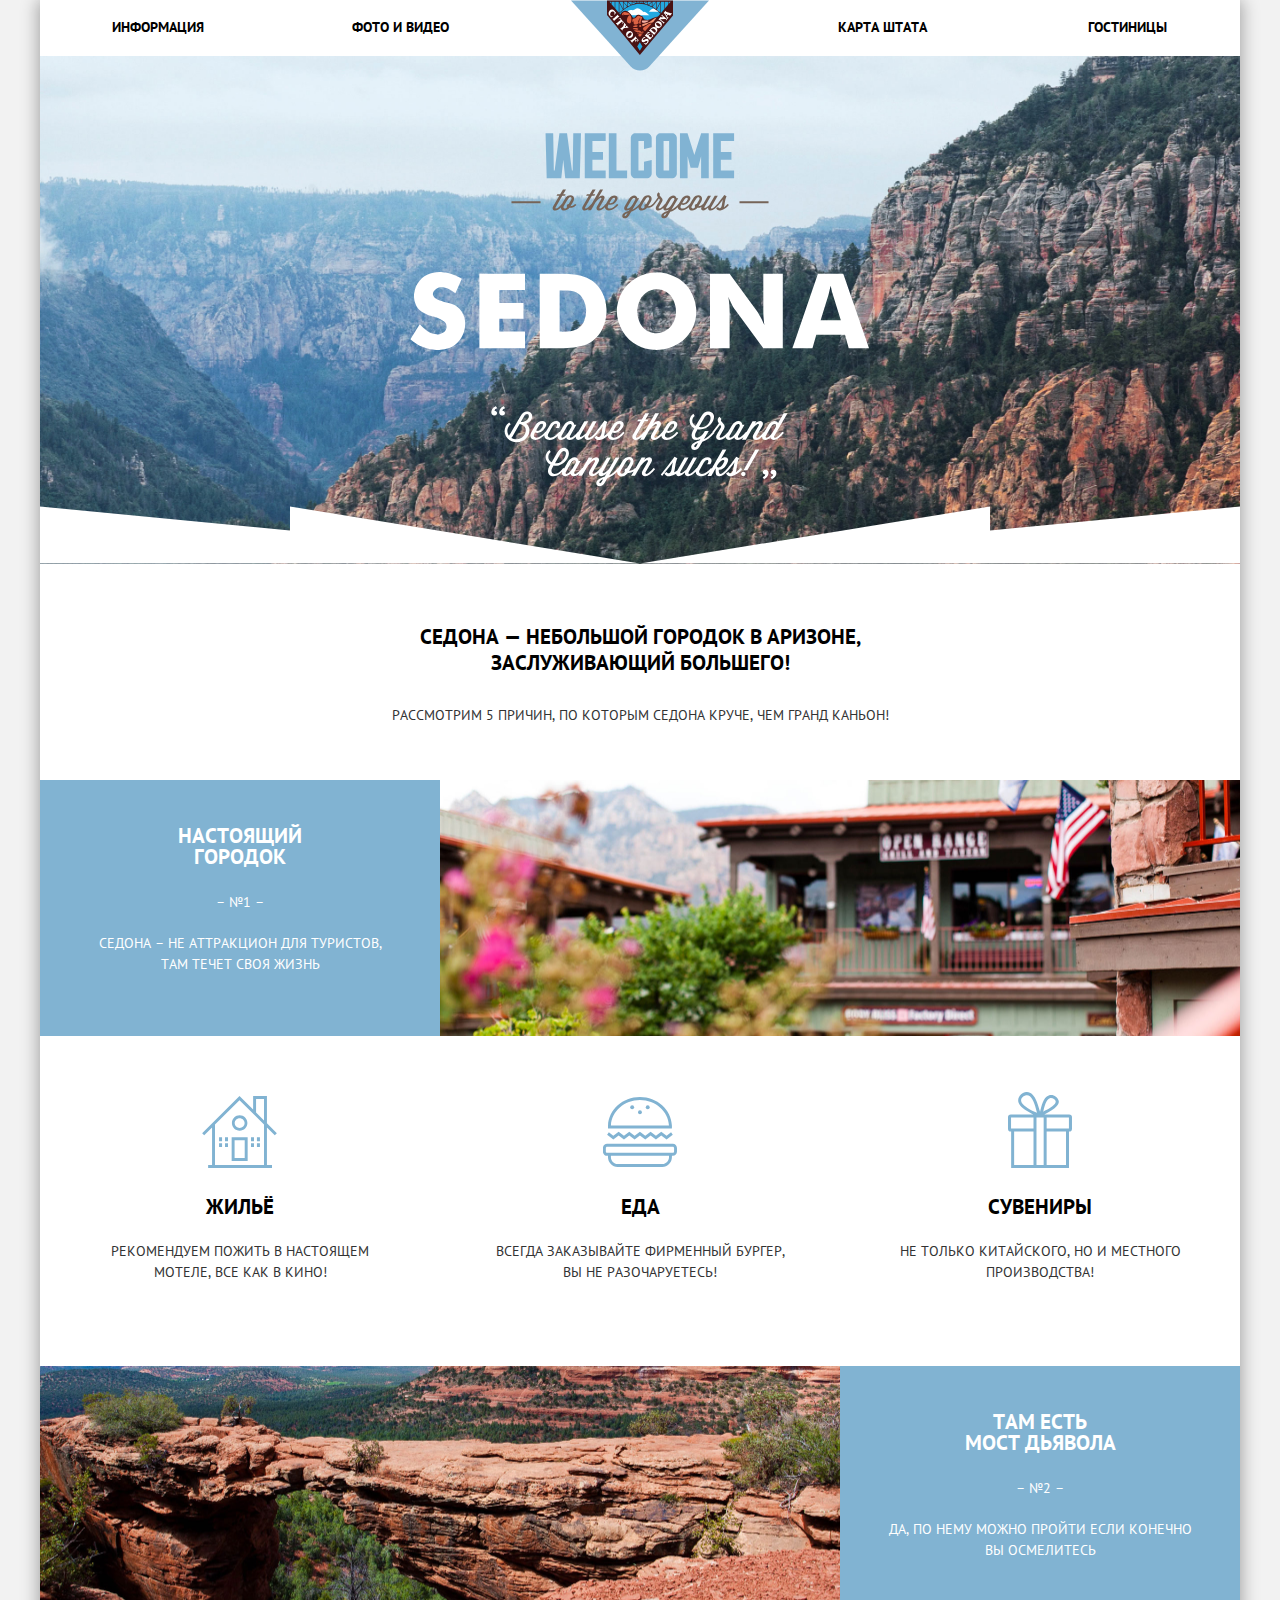
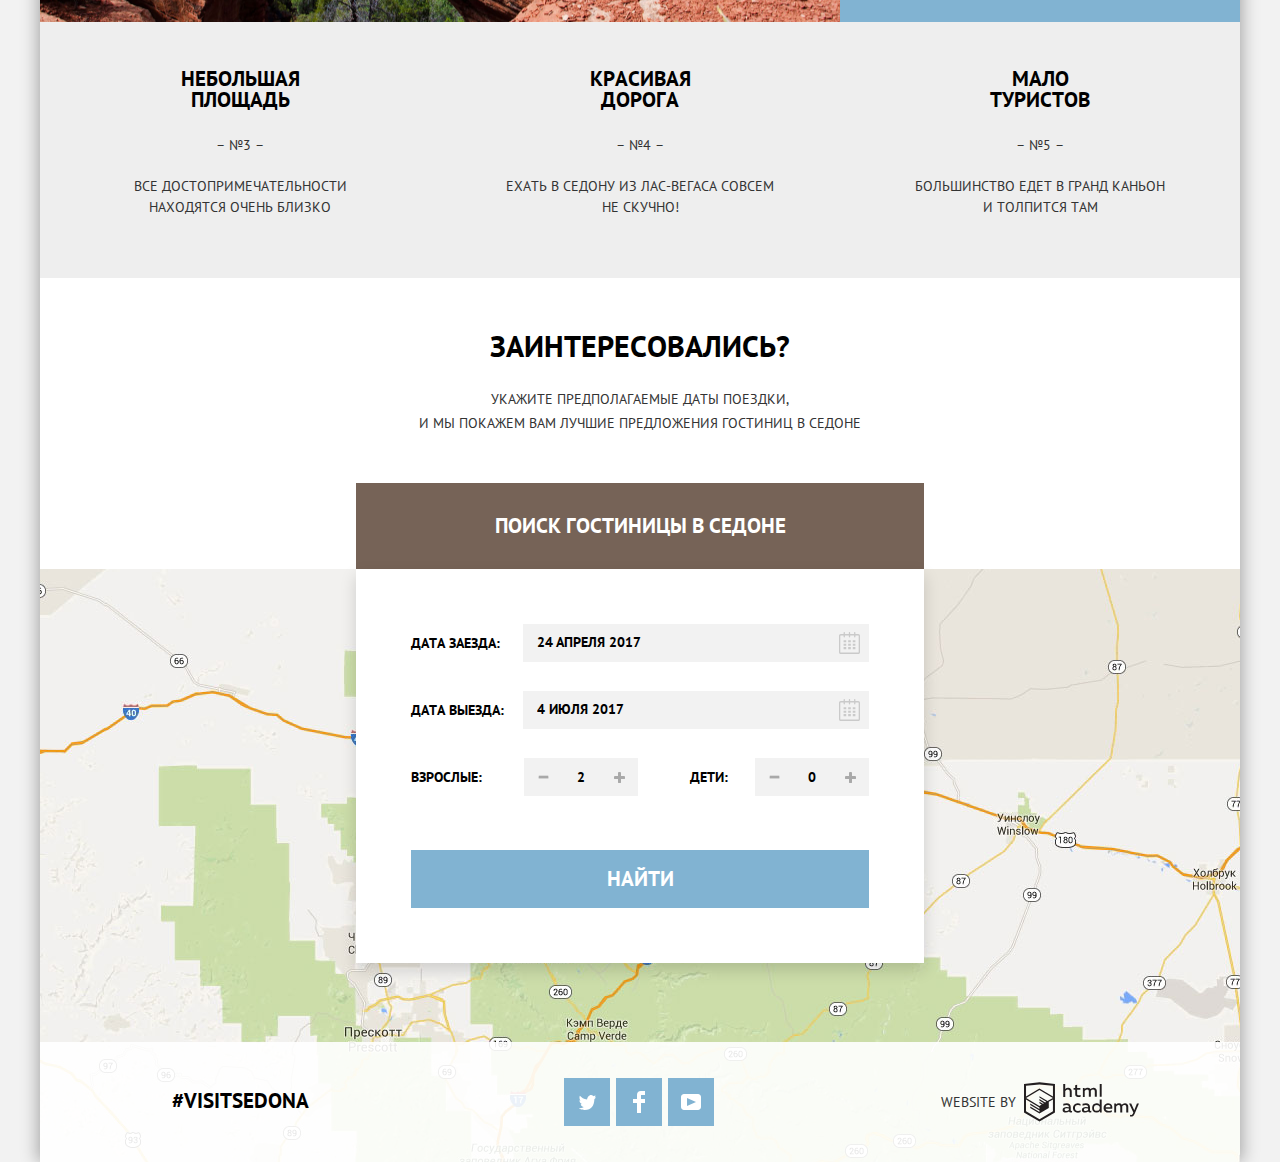
<file: index.html>
<!DOCTYPE html>
<html lang="ru">
	<head>
		<meta charset="utf-8">
		<title>HTML Academy: Седона</title>
		<link href="https://fonts.googleapis.com/css?family=PT+Sans:400,700&amp;subset=cyrillic" rel="stylesheet">
		<link href="css/normalize.css" rel="stylesheet">
		<link href="css/style.css" rel="stylesheet">
	</head>
	<body>
		<div class="wrap">
			<header class="main_header">
				<nav class="main_navigation">
					<a class="main_header_logo">
						<img src="img/logo-sedona.svg" width="138" height="71" alt="Логотип City of Sedona">
					</a>
					<ul class="site_navigation">
						<li><a href="info.html">Информация</a></li>
						<li><a href="#">Фото и видео</a></li>
						<li><a href="#">Карта штата</a></li>
						<li><a href="inner.html">Гостиницы</a></li>
					</ul>
				</nav>
			</header>
			<main class="container">
				<h1 class="visually_hidden">Sedona</h1>
				<section class="welcom">
					<p class="visually_hidden">Welcom -to the gorgeous- Sedona "Because the Grand Canyon sucks!"</p>
				</section>
				<section class="reason">
					<h2 class="visually_hidden">Причины посетить Седону</h2>
					<div class="head_reason">
						<p class="text_big">Седона &mdash; небольшой городок в аризоне, заслуживающий большего!</p>
						<p class="text_small">Рассмотрим 5 причин, по которым Седона круче, чем Гранд Каньон!</p>
					</div>
					<ul class="reason_list">
						<li class="reason_item reason_item_long">
							<div class="reason_item_motive">
								<div class="feature">
									<h3 class="text_big">Настоящий городок</h3>
									<p class="text_small number">– №1 –</p>
									<p class="text_small">Седона – не аттракцион для туристов, там течет своя жизнь</p>
								</div>
							</div>
							<ul class="infrastructure">
								<li class="feature infrastructure_feature">
									<h4 class="text_big housing">Жильё</h4>
									<p class="text_small">Рекомендуем пожить в настоящем мотеле, все как в кино!</p>
								</li>
								<li class="feature infrastructure_feature">
									<h4 class="text_big food">Еда</h4>
									<p class="text_small">Всегда заказывайте фирменный бургер, вы не разочаруетесь!</p>
								</li>
								<li class="feature infrastructure_feature">
									<h4 class="text_big souvenirs">Сувениры</h4>
									<p class="text_small">Не только китайского, но и местного производства!</p>
								</li>
							</ul>
						</li>
						<li class="reason_item reason_item_long">
							<div class="reason_item_motive motive_reverse">
								<div class="feature">
									<h3 class="text_big">Там есть<br/>мост дьявола</h3>
									<p class="text_small number">– №2 –</p>
									<p class="text_small">Да, по нему можно пройти если конечно вы осмелитесь</p>
								</div>
							</div>
						</li>
						<li class="reason_item feature gray_block">
							<h3 class="text_big">Небольшая площадь</h3>
							<p class="text_small number">– №3 –</p>
							<p class="text_small">Все достопримечательности находятся очень близко</p>
						</li>
						<li class="reason_item feature gray_block">
							<h3 class="text_big">Красивая дорога</h3>
							<p class="text_small number">– №4 –</p>
							<p class="text_small">Ехать в Седону из Лас-Вегаса совсем не скучно!</p>
						</li>
						<li class="reason_item feature gray_block">
							<h3 class="text_big">Мало туристов</h3>
							<p class="text_small number">– №5 –</p>
							<p class="text_small">Большинство едет в Гранд Каньон и толпится там</p>
						</li>
					</ul>
				</section>
				<section class="hotel_search">
					<h2 class="visually_hidden">Поиск гостиницы в Седоне</h2>
					<p class="text_grand">Заинтересовались?</p>
					<p class="text_small">Укажите предполагаемые даты поездки,<br/>и мы покажем вам лучшие предложения гостиниц в Седоне</p>
					<button class="modal_close" type="button">Поиск гостиницы в Седоне</button>
					<form class="search_hotel_form" action="https://echo.htmlacademy.ru" method="post">
						<div class="search_hotel_item">
							<label for="search_hotel_date_arrival">Дата заезда:</label>
							<input id="search_hotel_date_arrival" type="text" name="date_arrival" value="24 апреля 2017">
							<button class="calendar" type="button" name="img_date_arrival">
								<svg xmlns="http://www.w3.org/2000/svg" width="21" height="22" viewBox="0 0 21 22">
									<path d="M19.251 2.025h-2.845V.648c0-.381-.294-.689-.656-.689-.363 0-.656.308-.656.689v1.377h-3.938V.648c0-.381-.294-.689-.655-.689-.363 0-.657.308-.657.689v1.377H5.906V.648c0-.381-.294-.689-.656-.689-.363 0-.657.308-.657.689v1.377H1.75C.784 2.025 0 2.847 0 3.862v16.302C0 21.179.784 22 1.75 22h17.501c.966 0 1.749-.821 1.749-1.836V3.862c0-1.015-.783-1.837-1.749-1.837zm.437 18.139a.448.448 0 0 1-.437.459H1.75a.45.45 0 0 1-.438-.459V3.862a.45.45 0 0 1 .438-.459h2.844v1.378c0 .381.294.689.657.689.362 0 .656-.308.656-.689V3.403h3.938v1.378c0 .381.294.689.657.689.361 0 .655-.308.655-.689V3.403h3.938v1.378c0 .381.293.689.656.689.362 0 .656-.308.656-.689V3.403h2.845c.241 0 .437.206.437.459v16.302z"></path>
									<path d="M4.594 8.225h2.625v2.066H4.594zM4.594 11.668h2.625v2.067H4.594zM4.594 15.112h2.625v2.066H4.594zM9.188 15.112h2.625v2.066H9.188zM9.188 11.668h2.625v2.067H9.188zM9.188 8.225h2.625v2.066H9.188zM13.781 15.112h2.625v2.066h-2.625zM13.781 11.668h2.625v2.067h-2.625zM13.781 8.225h2.625v2.066h-2.625z"></path>
								</svg>
							</button>
						</div>
						<div class="search_hotel_item">
							<label for="search_hotel_date_departure">Дата выезда:</label>
							<input id="search_hotel_date_departure" type="text" name="date_departure" value="4 июля 2017">
							<button class="calendar" type="button" name="img_date_departure">
							<svg xmlns="http://www.w3.org/2000/svg" width="21" height="22" viewBox="0 0 21 22">
									<path d="M19.251 2.025h-2.845V.648c0-.381-.294-.689-.656-.689-.363 0-.656.308-.656.689v1.377h-3.938V.648c0-.381-.294-.689-.655-.689-.363 0-.657.308-.657.689v1.377H5.906V.648c0-.381-.294-.689-.656-.689-.363 0-.657.308-.657.689v1.377H1.75C.784 2.025 0 2.847 0 3.862v16.302C0 21.179.784 22 1.75 22h17.501c.966 0 1.749-.821 1.749-1.836V3.862c0-1.015-.783-1.837-1.749-1.837zm.437 18.139a.448.448 0 0 1-.437.459H1.75a.45.45 0 0 1-.438-.459V3.862a.45.45 0 0 1 .438-.459h2.844v1.378c0 .381.294.689.657.689.362 0 .656-.308.656-.689V3.403h3.938v1.378c0 .381.294.689.657.689.361 0 .655-.308.655-.689V3.403h3.938v1.378c0 .381.293.689.656.689.362 0 .656-.308.656-.689V3.403h2.845c.241 0 .437.206.437.459v16.302z"></path>
									<path d="M4.594 8.225h2.625v2.066H4.594zM4.594 11.668h2.625v2.067H4.594zM4.594 15.112h2.625v2.066H4.594zM9.188 15.112h2.625v2.066H9.188zM9.188 11.668h2.625v2.067H9.188zM9.188 8.225h2.625v2.066H9.188zM13.781 15.112h2.625v2.066h-2.625zM13.781 11.668h2.625v2.067h-2.625zM13.781 8.225h2.625v2.066h-2.625z"></path>
								</svg>
							</button>
						</div>
						<div class="search_hotel_item">
							<label for="number_adults" class="search_hotel_number_adults">Взрослые:</label>
							<div class="number_persons">
								<button class="minus" type="button"></button>
								<input id="number_adults" type="text" name="number_adults" value="2">
								<button class="plus" type="button"></button>
							</div>
							<label for="number_children" class="search_hotel_number_children">Дети:</label>
							<div class="number_persons">
								<button class="minus" type="button"></button>
								<input  id="number_children" type="text" name="number_children" value="0">
								<button class="plus" type="button"></button>
							</div>
						</div>
						<button class="button" type="submit">Найти</button>
					</form>
				</section>
				<div class="maps">
					<p class="visually_hidden">Седона на карте</p>
				</div>
			</main>
			<footer class="main_footer">
				<p class="text_big">#visitsedona</p>
				<ul class="footer_social">
					<li>
						<a class="social_button" href="#">
							<span class="visually_hidden">Твитер</span>
							<svg xmlns="http://www.w3.org/2000/svg" xmlns:xlink="http://www.w3.org/1999/xlink" width="17" height="15" viewBox="0 0 17 15">
								<path fill="#FFF" d="M10.95.144c1.685-.496 2.984.27 3.577 1.179.673-.231 1.331-.481 2.011-.708a2.345 2.345 0 0 1-.857 1.768c.685.17 1.304-.491 1.304-.491-.169 1-1.006 1.788-1.563 2.024-.231 6.75-3.175 11.217-10.077 11.082h-.446c-.41 0-4.164-.46-4.898-1.887 2.271.196 3.893-.422 4.693-1.177-.96-.3-2.679-.477-2.979-2.95.349.106.564.228 1.19.119C1.705 8.247.374 7.53.448 5.33c.285.328 1.067.536 1.34.472C1.085 5.561-.182 2.442.894.85c1.818 1.854 3.735 3.606 7.152 3.773C8.254 2.33 9.183.793 10.95.144z"></path>
							</svg>
						</a>
					</li>
					<li>
						<a class="social_button" href="#">
							<span class="visually_hidden">Фейсбук</span>
							<svg xmlns="http://www.w3.org/2000/svg" width="12" height="22" viewBox="0 0 12 22">
								<path fill="#FFF" d="M12 4V0H8a4 4 0 0 0-4 4v4H0v4h4v10h4V12h4V8H8V4h4z"></path>
							</svg>
						</a>
					</li>
					<li>
						<a class="social_button" href="#">
							<span class="visually_hidden">YouTube</span>
							<svg xmlns="http://www.w3.org/2000/svg" xmlns:xlink="http://www.w3.org/1999/xlink" width="20" height="16" viewBox="0 0 20 16">
								<path fill="#FFF" d="M17 0H3C1.35 0 0 1.35 0 3v10c0 1.65 1.35 3 3 3h14c1.65 0 3-1.35 3-3V3c0-1.65-1.35-3-3-3zM6.027 11.998V4.002L15.014 8l-8.987 3.998z"></path>
							</svg>
						</a>
					</li>
				</ul>
				<p class="footer_copyright">
					<span class="text_small">website by</span>
					<a class="button" href="https://htmlacademy.ru/intensive/htmlcss">
						<svg id="Layer_1" data-name="Layer 1" xmlns="http://www.w3.org/2000/svg" width="115" height="42" viewBox="0 0 108.08 36.85">
							<title>logo-htmlacademy-small1</title>
							<path d="M44.61,26.88a2,2,0,0,0,.55-0.1v1.33a3.25,3.25,0,0,1-1.18.21,1.67,1.67,0,0,1-1.67-1,4.84,4.84,0,0,1-3.14,1.08c-1.51,0-2.91-.83-2.91-2.55,0-2.13,2-2.79,3.71-2.79a11.08,11.08,0,0,1,2.17.25v-0.3c0-1-.76-1.77-2.19-1.77a7.42,7.42,0,0,0-3,.64v-1.7a10.21,10.21,0,0,1,3.19-.55c2.36,0,3.81,1.12,3.81,3.65v3a0.54,0.54,0,0,0,.49.59h0.17Zm-6.44-1.13A1.35,1.35,0,0,0,39.63,27h0.11a3.39,3.39,0,0,0,2.41-1V24.58a9.72,9.72,0,0,0-1.81-.21c-1,0-2.16.33-2.16,1.38h0Zm12.36-6.11a5,5,0,0,1,2.57.64V22a4.08,4.08,0,0,0-2.3-.7,2.75,2.75,0,1,0,0,5.49,5,5,0,0,0,2.43-.64v1.71a6.27,6.27,0,0,1-2.76.57A4.21,4.21,0,0,1,46,24.51q0-.21,0-0.41a4.32,4.32,0,0,1,4.18-4.46h0.38Zm12.17,7.24a2,2,0,0,0,.55-0.1v1.33a3.25,3.25,0,0,1-1.18.21,1.67,1.67,0,0,1-1.67-1,4.84,4.84,0,0,1-3.14,1.08c-1.51,0-2.91-.83-2.91-2.55,0-2.13,2-2.79,3.71-2.79a11.08,11.08,0,0,1,2.17.25v-0.3c0-1-.76-1.77-2.19-1.77a7.42,7.42,0,0,0-3,.64v-1.7a10.21,10.21,0,0,1,3.19-.55c2.36,0,3.81,1.12,3.81,3.65v3a0.54,0.54,0,0,0,.49.59h0.17Zm-6.44-1.13A1.35,1.35,0,0,0,57.73,27h0.11a3.39,3.39,0,0,0,2.41-1V24.58a9.72,9.72,0,0,0-1.81-.21c-1.06,0-2.16.33-2.16,1.38h0ZM73,16V28.2H71.35V26.88a3.88,3.88,0,0,1-3.19,1.54,4.4,4.4,0,0,1,0-8.78,3.81,3.81,0,0,1,3,1.3V16H73Zm-4.53,5.22a2.76,2.76,0,1,0,0,5.52A2.86,2.86,0,0,0,71.15,25V23A2.91,2.91,0,0,0,68.49,21.27ZM79,19.64c3.31,0,4.46,2.68,3.92,5.09H76.7c0.21,1.5,1.67,2.11,3.19,2.11a6.11,6.11,0,0,0,2.64-.59v1.6a7.14,7.14,0,0,1-3,.57C77,28.42,74.78,27,74.78,24a4.18,4.18,0,0,1,4-4.39H79Zm0.09,1.54a2.28,2.28,0,0,0-2.44,2.1v0.06H81.3A2,2,0,0,0,79.13,21.18Zm5.73,7V19.87h1.65v1a3.81,3.81,0,0,1,2.78-1.27A2.86,2.86,0,0,1,91.89,21a4.12,4.12,0,0,1,2.91-1.33A3.06,3.06,0,0,1,98,23V28.2h-1.9V23.05a1.59,1.59,0,0,0-1.42-1.75H94.42a2.8,2.8,0,0,0-2.07,1.12V28.2h-1.9V23.05A1.59,1.59,0,0,0,89,21.31H88.8a3,3,0,0,0-2.21,1.29v5.63H84.86Zm21.31-8.33h1.9l-3.91,9.46c-0.9,2.17-2.09,2.86-3.35,2.86a4.76,4.76,0,0,1-1.1-.14V30.46a2.86,2.86,0,0,0,.85.12c0.9,0,1.58-.64,2.07-1.9l0.17-.42-4-8.4h2l2.86,6.29ZM38.73,1.46V6.22a3.81,3.81,0,0,1,2.7-1.14,3.25,3.25,0,0,1,3.44,3.4v5.15H43V8.72a1.81,1.81,0,0,0-1.61-2h-0.3a2.93,2.93,0,0,0-2.32,1.39v5.52h-1.9V1.46h1.9ZM49.94,2.31v3h3V6.91h-3v3.81c0,1.1.5,1.46,1.58,1.46a4.49,4.49,0,0,0,1.69-.33v1.6A6.8,6.8,0,0,1,51,13.8a2.55,2.55,0,0,1-2.86-2.74V6.89H46.58V5.26h1.5V2.74Zm5.4,11.31V5.28H57v1A3.81,3.81,0,0,1,59.77,5a2.86,2.86,0,0,1,2.6,1.33A4.12,4.12,0,0,1,65.28,5,3.06,3.06,0,0,1,68.44,8.4v5.21h-1.9V8.46a1.59,1.59,0,0,0-1.42-1.75H64.89a2.8,2.8,0,0,0-2.07,1.12v5.78h-1.9V8.46A1.59,1.59,0,0,0,59.5,6.71H59.27A3,3,0,0,0,57.06,8v5.63H55.34ZM71.17,1.45H73V13.6H71.17V1.45ZM14.71,0H14.55L0,1.54V28.21l14.55,8.66,14.55-8.66V1.54Zm12.5,27.1L14.55,34.64,1.9,27.12V16.18l12.59,7.5V25L5.86,19.9v1.31l8.68,5.21v1.39L5.87,22.65V24l8.68,5.21,8.75-5.24V18.31L27.2,16V27.12Zm0-12.53-3.48,2-1.6,1L14.51,13v1.31L21,18.23H21l-0.14.09-1,.54-5.37-3.2V17l4.24,2.52-1,.67-3.2-1.9v1.31l2.1,1.24L14.5,22.1,2,14.65,14.51,7.11Zm0-1.32L14.49,5.76,1.91,13.25v-10L14.56,1.92,27.21,3.25v10h0Z" transform="translate(0 -0.02)" fill="#231f20"></path>
						</svg>
					</a>
				</p>
			</footer>
		</div>
	</body>
</html>
</file>
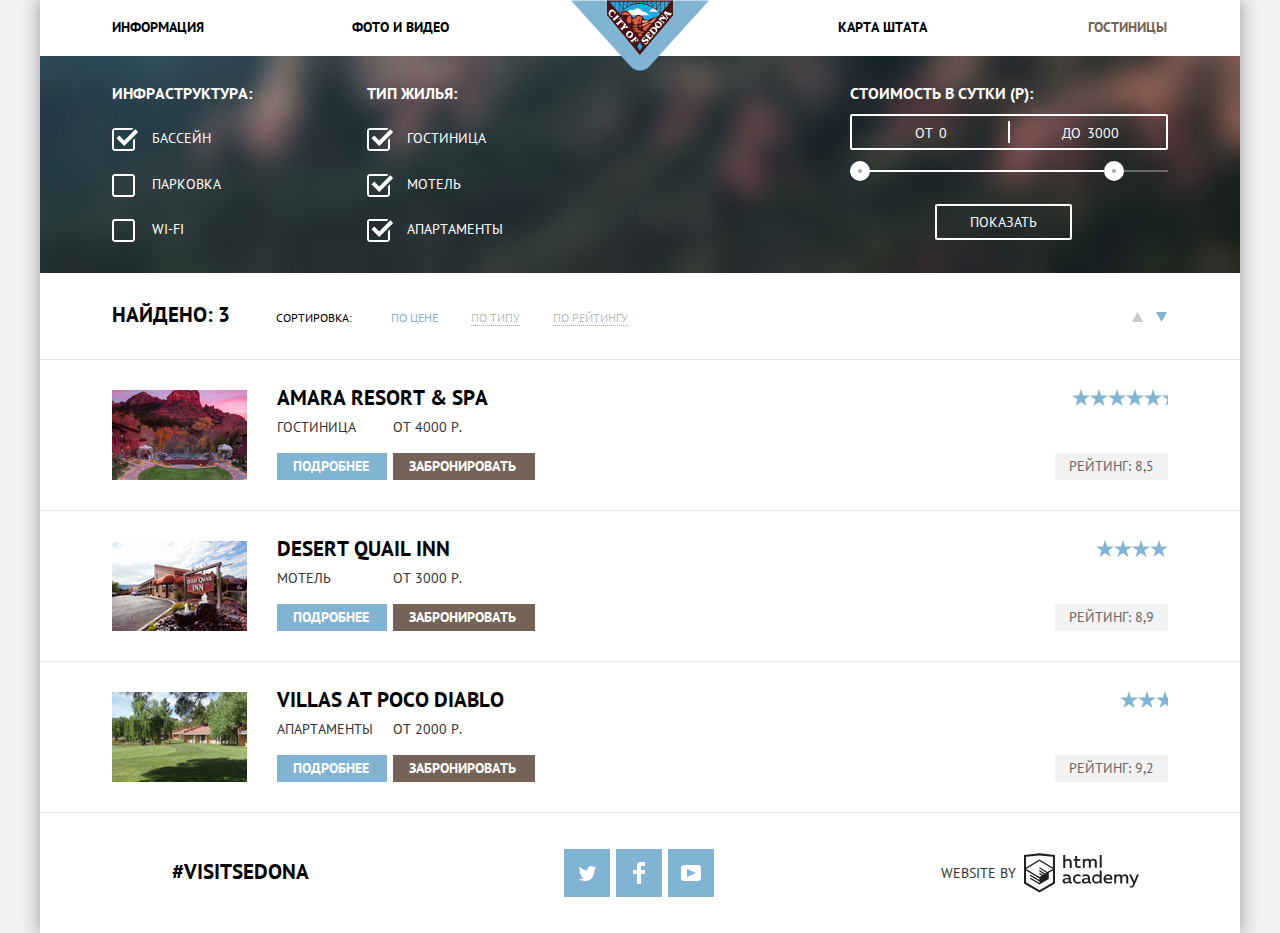
<file: inner.html>
<!DOCTYPE html>
<html lang="ru">
	<head>
		<meta charset="utf-8">
		<title>HTML Academy: Седона</title>
		<link href="https://fonts.googleapis.com/css?family=PT+Sans:400,700&amp;subset=cyrillic" rel="stylesheet">
		<link href="css/normalize.css" rel="stylesheet">
		<link href="css/style.css" rel="stylesheet">
	</head>
	<body>
		<div class="wrap">
			<header class="main_header">
				<nav class="main_navigation">
					<a class="main_header_logo" href="index.html">
						<img src="img/logo-sedona.svg" width="138" height="71" alt="Логотип City of Sedona">
					</a>
					<ul class="site_navigation">
						<li><a href="info.html">Информация</a></li>
						<li><a href="#">Фото и видео</a></li>
						<li><a href="#">Карта штата</a></li>
						<li><a class="site_navigation_current">Гостиницы</a></li>
					</ul>
				</nav>
			</header>
			<main class="container">
				<section class="filters">
					<h2 class="visually_hidden">Фильтр</h2>
					<form class="filter" method="get" action="https://echo.htmlacademy.ru">
						<fieldset>
							<legend>Инфраструктура:</legend>
							<ul>
								<li class="filter-option">
									<input class="visually_hidden filter_input filter_input_checkbox" type="checkbox" name="pool" id="filter_pool" checked>
									<label for="filter_pool">Бассейн</label>
								</li>
								<li class="filter-option">
									<input class="visually_hidden filter_input filter_input_checkbox" type="checkbox" name="parking" id="filter_parking">
									<label for="filter_parking">Парковка</label>
								</li>
								<li class="filter-option">
									<input class="visually_hidden filter_input filter_input_checkbox" type="checkbox" name="wifi" id="filter_wifi">
									<label for="filter_wifi">Wi-Fi</label>
								</li>
							</ul>
						</fieldset>
						<fieldset>
							<legend>Тип жилья:</legend>
							<ul>
								<li class="filter-option">
									<input class="visually_hidden filter_input filter_input_checkbox" type="checkbox" name="hotel" id="filter_hotel" checked>
									<label for="filter_hotel">Гостиница</label>
								</li>
								<li class="filter-option">
									<input class="visually_hidden filter_input filter_input_checkbox" type="checkbox" name="motel" id="filter_motel" checked>
									<label for="filter_motel">Мотель</label>
								</li>
								<li class="filter-option">
									<input class="visually_hidden filter_input filter_input_checkbox" type="checkbox" name="apartment" id="filter_apartment" checked>
									<label for="filter_apartment">Апартаменты</label>
								</li>
							</ul>
						</fieldset>
						<fieldset class="price_per_day">
							<legend>Стоимость в сутки (Р):</legend>
							<div class="filter_price">
								<label class="filter_price_from">От <input type="text" name="price_from" value="0"></label>
								<label class="filter_price_to">До <input type="text" name="price_to" value="3000"></label>
							</div>
							<div class="cost_range">
								<div class="scale">
									<div class="bar"></div>
								</div>
								<div class="range_toggle range_toggle_min"></div>
								<div class="range_toggle range_toggle_max"></div>
							</div>
							<button type="submit" class="filter_button button">Показать</button>
						</fieldset>
					</form>
				</section>
				<section class="sort">
					<h2 class="visually_hidden">Сортировка</h2>
					<p class="found">Найдено: <span>3</span></p>
					<div class="sort_type">
						<span class="text_low">Сортировка:</span>
						<a class="text_sort" href="#">По цене</a>
						<a class="text_sort" href="#">По типу</a>
						<a class="text_sort" href="#">По рейтингу</a>
					</div>
					<div class="sorter">
						<a class="sorter_no_active">
							<svg xmlns="http://www.w3.org/2000/svg" width="11" height="10" viewBox="0 0 11 10">
								<path fill="#cacaca" d="M5.5 0L0 10h11z"></path>
							</svg>
						</a>
						<a class="sorter_active">
							<svg xmlns="http://www.w3.org/2000/svg" width="11" height="10" viewBox="0 0 11 10">
								<path fill="#cacaca" d="M5.5 10L0 0h11"></path>
							</svg>
						</a>
					</div>
				</section>
				<section class="catalog">
					<h2 class="visually_hidden">Подходящие отели</h2>
					<ul class="catalog_list">
						<li class="catalog_item hotel">
							<a class="hotel_info_img" href="Amara_Resort_Spa.html">
								<img src="img/img_amara_resort_spa.jpg" width="135" height="90" alt="Amara Resort & Spa">
							</a>
							<div class="holel_brief_info">
								<h3 class="hotel_name">
									<a href="Amara_Resort_Spa.html">Amara Resort & Spa</a>
								</h3>
								<p class="hotel_info">
									<span class="hotel_type">Гостиница</span>
									<span class="hotel_price">от 4000 р.</span>
								</p>
								<p class="hotel_info">
									<a class="button detailed" href="#">Подробнее</a>
									<a class="button book" href="#">Забронировать</a>
								</p>
							</div>	
							<div class="hotel_rating">
								<p class="holet_rating_stars stars_4"><span class="visually_hidden">4 звезды</span></p>
								<p class="hotel_rating_text">Рейтинг: <span class="hotel_rating_value">8,5</span></p>
							</div>
						</li>
						<li class="catalog_item hotel">
							<a class="hotel_info_img" href="Desert_Quail_Inn.html">
								<img src="img/img_desert_quail_inn.jpg" width="135" height="90" alt="Amara Resort & Spa">
							</a>
							<div class="holel_brief_info">
								<h3 class="hotel_name">
									<a href="Desert_Quail_Inn.html">Desert Quail Inn</a>
								</h3>
								<p class="hotel_info">
									<span class="hotel_type">Мотель</span>
									<span class="hotel_price">от 3000 р.</span>
								</p>
								<p class="hotel_info">
									<a class="button detailed" href="#">Подробнее</a>
									<a class="button book" href="#">Забронировать</a>
								</p>
							</div>	
							<div class="hotel_rating">
								<p class="holet_rating_stars stars_3"><span class="visually_hidden">3 звезд</span></p>
								<p class="hotel_rating_text">Рейтинг: <span class="hotel_rating_value">8,9</span></p>
							</div>
						</li>
						<li class="catalog_item hotel">
							<a class="hotel_info_img" href="Villas_at_Poco_Diablo.html">
								<img src="img/img_villas_at_poco_diablo.jpg" width="135" height="90" alt="Amara Resort & Spa">
							</a>
							<div class="holel_brief_info">
								<h3 class="hotel_name">
									<a href="Villas_at_Poco_Diablo.html">Villas at Poco Diablo</a>
								</h3>
								<p class="hotel_info">
									<span class="hotel_type">Апартаменты</span>
									<span class="hotel_price">от 2000 р.</span>
								</p>
								<p class="hotel_info">
									<a class="button detailed" href="#">Подробнее</a>
									<a class="button book" href="#">Забронировать</a>
								</p>
							</div>
							<div class="hotel_rating">
								<p class="holet_rating_stars stars_2"><span class="visually_hidden">2 звезд</span></p>
								<p class="hotel_rating_text">Рейтинг: <span class="hotel_rating_value">9,2</span></p>
							</div>
						</li>
					</ul>
				</section>
			</main>
			<footer class="main_footer">
				<p class="text_big">#visitsedona</p>
				<ul class="footer_social">
					<li>
						<a class="social_button" href="#">
							<span class="visually_hidden">Твитер</span>
							<svg xmlns="http://www.w3.org/2000/svg" xmlns:xlink="http://www.w3.org/1999/xlink" width="17" height="15" viewBox="0 0 17 15">
								<path fill="#FFF" d="M10.95.144c1.685-.496 2.984.27 3.577 1.179.673-.231 1.331-.481 2.011-.708a2.345 2.345 0 0 1-.857 1.768c.685.17 1.304-.491 1.304-.491-.169 1-1.006 1.788-1.563 2.024-.231 6.75-3.175 11.217-10.077 11.082h-.446c-.41 0-4.164-.46-4.898-1.887 2.271.196 3.893-.422 4.693-1.177-.96-.3-2.679-.477-2.979-2.95.349.106.564.228 1.19.119C1.705 8.247.374 7.53.448 5.33c.285.328 1.067.536 1.34.472C1.085 5.561-.182 2.442.894.85c1.818 1.854 3.735 3.606 7.152 3.773C8.254 2.33 9.183.793 10.95.144z"></path>
							</svg>
						</a>
					</li>
					<li>
						<a class="social_button" href="#">
							<span class="visually_hidden">Фейсбук</span>
							<svg xmlns="http://www.w3.org/2000/svg" width="12" height="22" viewBox="0 0 12 22">
								<path fill="#FFF" d="M12 4V0H8a4 4 0 0 0-4 4v4H0v4h4v10h4V12h4V8H8V4h4z"></path>
							</svg>
						</a>
					</li>
					<li>
						<a class="social_button" href="#">
							<span class="visually_hidden">YouTube</span>
							<svg xmlns="http://www.w3.org/2000/svg" xmlns:xlink="http://www.w3.org/1999/xlink" width="20" height="16" viewBox="0 0 20 16">
								<path fill="#FFF" d="M17 0H3C1.35 0 0 1.35 0 3v10c0 1.65 1.35 3 3 3h14c1.65 0 3-1.35 3-3V3c0-1.65-1.35-3-3-3zM6.027 11.998V4.002L15.014 8l-8.987 3.998z"></path>
							</svg>
						</a>
					</li>
				</ul>
				<p class="footer_copyright">
					<span class="text_small">website by</span>
					<a class="button" href="https://htmlacademy.ru/intensive/htmlcss">
						<svg id="Layer_1" data-name="Layer 1" xmlns="http://www.w3.org/2000/svg" width="115" height="42" viewBox="0 0 108.08 36.85">
							<title>logo-htmlacademy-small1</title>
							<path d="M44.61,26.88a2,2,0,0,0,.55-0.1v1.33a3.25,3.25,0,0,1-1.18.21,1.67,1.67,0,0,1-1.67-1,4.84,4.84,0,0,1-3.14,1.08c-1.51,0-2.91-.83-2.91-2.55,0-2.13,2-2.79,3.71-2.79a11.08,11.08,0,0,1,2.17.25v-0.3c0-1-.76-1.77-2.19-1.77a7.42,7.42,0,0,0-3,.64v-1.7a10.21,10.21,0,0,1,3.19-.55c2.36,0,3.81,1.12,3.81,3.65v3a0.54,0.54,0,0,0,.49.59h0.17Zm-6.44-1.13A1.35,1.35,0,0,0,39.63,27h0.11a3.39,3.39,0,0,0,2.41-1V24.58a9.72,9.72,0,0,0-1.81-.21c-1,0-2.16.33-2.16,1.38h0Zm12.36-6.11a5,5,0,0,1,2.57.64V22a4.08,4.08,0,0,0-2.3-.7,2.75,2.75,0,1,0,0,5.49,5,5,0,0,0,2.43-.64v1.71a6.27,6.27,0,0,1-2.76.57A4.21,4.21,0,0,1,46,24.51q0-.21,0-0.41a4.32,4.32,0,0,1,4.18-4.46h0.38Zm12.17,7.24a2,2,0,0,0,.55-0.1v1.33a3.25,3.25,0,0,1-1.18.21,1.67,1.67,0,0,1-1.67-1,4.84,4.84,0,0,1-3.14,1.08c-1.51,0-2.91-.83-2.91-2.55,0-2.13,2-2.79,3.71-2.79a11.08,11.08,0,0,1,2.17.25v-0.3c0-1-.76-1.77-2.19-1.77a7.42,7.42,0,0,0-3,.64v-1.7a10.21,10.21,0,0,1,3.19-.55c2.36,0,3.81,1.12,3.81,3.65v3a0.54,0.54,0,0,0,.49.59h0.17Zm-6.44-1.13A1.35,1.35,0,0,0,57.73,27h0.11a3.39,3.39,0,0,0,2.41-1V24.58a9.72,9.72,0,0,0-1.81-.21c-1.06,0-2.16.33-2.16,1.38h0ZM73,16V28.2H71.35V26.88a3.88,3.88,0,0,1-3.19,1.54,4.4,4.4,0,0,1,0-8.78,3.81,3.81,0,0,1,3,1.3V16H73Zm-4.53,5.22a2.76,2.76,0,1,0,0,5.52A2.86,2.86,0,0,0,71.15,25V23A2.91,2.91,0,0,0,68.49,21.27ZM79,19.64c3.31,0,4.46,2.68,3.92,5.09H76.7c0.21,1.5,1.67,2.11,3.19,2.11a6.11,6.11,0,0,0,2.64-.59v1.6a7.14,7.14,0,0,1-3,.57C77,28.42,74.78,27,74.78,24a4.18,4.18,0,0,1,4-4.39H79Zm0.09,1.54a2.28,2.28,0,0,0-2.44,2.1v0.06H81.3A2,2,0,0,0,79.13,21.18Zm5.73,7V19.87h1.65v1a3.81,3.81,0,0,1,2.78-1.27A2.86,2.86,0,0,1,91.89,21a4.12,4.12,0,0,1,2.91-1.33A3.06,3.06,0,0,1,98,23V28.2h-1.9V23.05a1.59,1.59,0,0,0-1.42-1.75H94.42a2.8,2.8,0,0,0-2.07,1.12V28.2h-1.9V23.05A1.59,1.59,0,0,0,89,21.31H88.8a3,3,0,0,0-2.21,1.29v5.63H84.86Zm21.31-8.33h1.9l-3.91,9.46c-0.9,2.17-2.09,2.86-3.35,2.86a4.76,4.76,0,0,1-1.1-.14V30.46a2.86,2.86,0,0,0,.85.12c0.9,0,1.58-.64,2.07-1.9l0.17-.42-4-8.4h2l2.86,6.29ZM38.73,1.46V6.22a3.81,3.81,0,0,1,2.7-1.14,3.25,3.25,0,0,1,3.44,3.4v5.15H43V8.72a1.81,1.81,0,0,0-1.61-2h-0.3a2.93,2.93,0,0,0-2.32,1.39v5.52h-1.9V1.46h1.9ZM49.94,2.31v3h3V6.91h-3v3.81c0,1.1.5,1.46,1.58,1.46a4.49,4.49,0,0,0,1.69-.33v1.6A6.8,6.8,0,0,1,51,13.8a2.55,2.55,0,0,1-2.86-2.74V6.89H46.58V5.26h1.5V2.74Zm5.4,11.31V5.28H57v1A3.81,3.81,0,0,1,59.77,5a2.86,2.86,0,0,1,2.6,1.33A4.12,4.12,0,0,1,65.28,5,3.06,3.06,0,0,1,68.44,8.4v5.21h-1.9V8.46a1.59,1.59,0,0,0-1.42-1.75H64.89a2.8,2.8,0,0,0-2.07,1.12v5.78h-1.9V8.46A1.59,1.59,0,0,0,59.5,6.71H59.27A3,3,0,0,0,57.06,8v5.63H55.34ZM71.17,1.45H73V13.6H71.17V1.45ZM14.71,0H14.55L0,1.54V28.21l14.55,8.66,14.55-8.66V1.54Zm12.5,27.1L14.55,34.64,1.9,27.12V16.18l12.59,7.5V25L5.86,19.9v1.31l8.68,5.21v1.39L5.87,22.65V24l8.68,5.21,8.75-5.24V18.31L27.2,16V27.12Zm0-12.53-3.48,2-1.6,1L14.51,13v1.31L21,18.23H21l-0.14.09-1,.54-5.37-3.2V17l4.24,2.52-1,.67-3.2-1.9v1.31l2.1,1.24L14.5,22.1,2,14.65,14.51,7.11Zm0-1.32L14.49,5.76,1.91,13.25v-10L14.56,1.92,27.21,3.25v10h0Z" transform="translate(0 -0.02)" fill="#231f20"></path>
						</svg>
					</a>
				</p>
			</footer>
		</div>
	</body>
</html>
</file>
<file: css/style.css>
html{
	-webkit-box-sizing: border-box;
	        box-sizing: border-box;
}
*,
*::after,
*::before{
	-webkit-box-sizing: inherit;
	        box-sizing: inherit;
}
body{
	margin: 0;
	padding: 0;
	font-family: "PT Sans", Arial, sans-serif;
	font-size: 14px;
	line-height: 21px;
	font-weight: 400;
	font-kerning: none;
	color: #333333;
	text-transform: uppercase;
	background-color: #f2f2f2;
}
a{
	text-decoration: none;
}
.main_navigation{
	font-size: 14px;
	line-height: 26px;
	font-weight: 700;
}
.welcom{
	height: 508px;
	width: 100%;
	background-image: url("../img/intro-welcome.svg"), url("../img/big_img_sedona.jpg");
	background-position: 50% 50%, 50% 28%;
	background-repeat: no-repeat;
	background-size: 460px auto, 100% auto;
}
.welcom::after{
	content: '';
	display: block;
	width: 100%;
	height: 100%;
	background-image: url("../img/intro-mask.svg");	
	background-position: 50% 100%;
	background-repeat: no-repeat;
	background-size: 100% 58px;	
}
.gray_block{
	background-color: #eeeeee;
}
.site_navigation,
.reason_list,
.infrastructure,
.footer_social,
.catalog_list,
.filter ul{
	list-style: none;
}
.site_navigation a,
.hotel_name a{
	color: #000000;
}
.site_navigation a:hover,
.site_navigation a:focus,
.hotel_name a:hover,
.hotel_name a:focus{
	color: #81b3d2;
}
.site_navigation a:active{
	color: rgba(0, 0, 0, 0.3);
}
.site_navigation a:not([href]){
	color: #766357;
}
.sort_type{
	font-size: 12px;
	line-height: 18px;
	font-weight: 400;
	max-width: 800px;
}
.sort_type .text_low{
	color: #000000;
}
.sort_type a{
	color: rgba(0, 0, 0, 0.3);
	border-bottom: 1px dotted #81b3d2;
}
.sort_type a:first-of-type{
	color: #81b3d2;
	border: none;
}
.sort_type a:hover,
.sort_type a:focus{
	color: #81b3d2;
	border-bottom: 1px dotted #81b3d2;
}
.sort_type a:active{
	color: #000000;
	border: none;
}
.head_reason{
	line-height: 26px;
	text-align: center;
	padding: 60px 0 52px 0;
	max-width: 575px;
	margin: 0 auto;
}
.reason{
	background-color: #ffffff;
}
.head_reason .text_big{
	font-size: 21px;	
	font-weight: 700;
	color: #000000;
	margin: 0 0 26px 0;
}
.head_reason .text_small{
	margin: 0;
}
.feature,
.maps{
	text-align: center;
}
.feature .text_big{
	font-size: 21px;
	color: #000000;
}
.hotel_search p{
	text-align: center;
	line-height: 24px;
}
.hotel_search  .text_grand{
	font-size: 30px;
	line-height: 36px;
	font-weight: 700;
	color: #000000;
	margin: 0;
}
.reason_item_motive .feature{
	color: #ffffff;
	background-color: #81b3d2;
	width: 33.333333%;
	padding-top: 45px;
	padding-bottom: 61px;
}
.motive_reverse .feature{
	padding: 45px 40px 61px 40px;
}
.reason_item_motive::after{
	content: '';
	display: block;
	width: 66.666666%;
	background-image: url("../img/img_city.jpg");
	background-size: 100%, auto;
	background-position: 50% 55%;
	background-repeat: no-repeat;
	margin: 0;
	padding: 0;
}
.motive_reverse::after{
	content: '';
	width: 66.666666%;
	background-image: url("../img/img_diablo_bridge.jpg");
	background-size: 100%, auto;
	background-position: 50% 55%;
	background-repeat: no-repeat;
	margin: 0;
	padding: 0;
}
.reason_item_motive  .text_big{
	color: #ffffff;
}
.hotel_search .modal_close{
	font: inherit;
	font-size: 21px;
	line-height: 26px;
	font-weight: 700;
	color: #ffffff;
	text-align: center;
	background-color: #766357;
	text-transform: uppercase;
	border: none;
}
.hotel_search .modal_close:hover,
.hotel_search .modal_close:focus,
.hotel_info .book:hover,
.hotel_info .book:focus{
	background-color: #604e43;
}
.hotel_search .modal_close:active,
.hotel_info .book:active{
	background-color: #503e33;
	color: rgba(255, 255, 255, 0.3);
}
.search_hotel_form{
	line-height: 26px;
	font-weight: 700;
	color: #000000;
	background-color: #ffffff;
}
.search_hotel_form input{
	text-align: center;
	border: 0px solid #000000;
	background-color: #f2f2f2;
}
.search_hotel_form input:hover{
	outline: 0;
    outline-offset: 0;
	background-color: #ebebeb;
	border: 2px solid #ebebeb;
}
.search_hotel_item input:focus,
.search_hotel_item input:active{
	outline: 0;
    outline-offset: 0;
	background-color: #ffffff;
	border: 2px solid grba(0, 0, 0, 0.3);
}
.search_hotel_item button{
	background-color: transparent;
	border: none;
}
.calendar path{
	fill: #cacaca;
}
.calendar:hover path,
.calendar:focus path{
	fill: #000000;
}
.calendar:active path{
	fill: #81b3d2;
}
.number_persons button:hover,
.number_persons button:focus{
	color: #000000;
}
.number_persons button:active{
	color: #81b3d2;
}
.search_hotel_form .button,
.main_footer .social_button{
	font: inherit;
	font-size: 21px;
	line-height: 26px;
	font-weight: 700;
	color: #ffffff;
	text-align: center;
	background-color: #81b3d2;
	text-transform: uppercase;
	border: none;
}
.main_footer{
	background-color: rgba(255, 255, 255, 0.9);
}
.search_hotel_form .button:hover,
.main_footer .social_button:hover,
.catalog_item .detailed:hover,
.search_hotel_form .button:focus,
.main_footer .social_button:focus,
.catalog_item .detailed:focus{
	background-color: #669ec0;
}
.search_hotel_form .button:active,
.main_footer .social_button:active,
.catalog_item .detailed:active{
	background-color: #5496bd;
	color: rgba(255, 255, 255, 0.3);
}
.filters{
	background-image: url("../img/img_filtr.jpg");
	background-repeat: no-repeat;
	background-position: 50% 100%;
}
.found,
.main_footer .text_big{
	font-size: 21px;
	line-height: 26px;
	font-weight: 700;
	color: #000000;
}
.main_footer .text_small{
	line-height: 26px;
}
.catalog_item .button{
	font-weight: 700;
	color: #ffffff;
}
.catalog_item .detailed{
	background-color: #81b3d2;
	margin-right: 6px;
	padding: 3px 16px;
	min-width: 110px;
}
.hotel_info .book{
	background-color: #766357;
	padding: 3px 16px;
	min-width: 142px;
}
.hotel_rating_text{
	color:#666666;
	margin: 0 0 0 0;
	padding: 3px 14px;
	background-color: #f2f2f2;
}
.filter_button{
	background: transparent;
	border: 2px solid #ffffff;
	color: #ffffff;
}
.filters{
	color: #ffffff;
}
.filters legend{
	font-size: 16px;
	font-weight: 700;
	margin-bottom: 24px;
}
.filters fieldset{
	border: none;
}
.visually_hidden{
  position: absolute;
  clip: rect(0 0 0 0);
  width: 1px;
  height: 1px;
  margin: -1px;
  border: 0;
  padding: 0;
  overflow: hidden;
}
.wrap{
	max-width: 1200px;
	margin: 0 auto;
	background-color: #fefefe;
    -webkit-box-shadow: 5px 0 15px 0 rgba(0, 1, 1, 0.2), -5px 0 15px 0 rgba(0, 1, 1, 0.2);
            box-shadow: 5px 0 15px 0 rgba(0, 1, 1, 0.2), -5px 0 15px 0 rgba(0, 1, 1, 0.2);
}
.main_header,
.container{
	background-color: #ffffff;
}
.main_navigation{
	display: -webkit-box;
	display: -ms-flexbox;
	display: flex;
	-webkit-box-orient: vertical;
	-webkit-box-direction: normal;
	    -ms-flex-direction: column;
	        flex-direction: column;
	margin: 0 6%;
}
.site_navigation{
	margin: 0;
	padding: 0;
	height: 56px;
	display: -webkit-box;
	display: -ms-flexbox;
	display: flex;
    -webkit-box-align: center;
        -ms-flex-align: center;
            align-items: center;
}
.site_navigation li{
	width: 22.7273%;
	margin-top: -3px;
}
.site_navigation li:nth-child(2){
	margin-right: 9%;
}
.site_navigation li:nth-child(3),
.site_navigation li:nth-child(4){
	text-align: right;
}
.main_header_logo{
	position: absolute;
	top: 0;
	left: 50%;
	margin-left: -69px;
}
.main_header_logo img{
	vertical-align: top;
}
.reason_list{
	padding: 0;
	margin: 0;
	display: -webkit-box;
	display: -ms-flexbox;
	display: flex;
    -ms-flex-wrap: wrap;
        flex-wrap: wrap;
}
.reason_item{
	width: 400px;
}
.reason_item_long{
	width: 100%;
}
.reason_item_motive{
	display: -webkit-box;
	display: -ms-flexbox;
	display: flex;
	min-height: 256px;
}
.motive_image{
	width: 67%;
	padding: 0;
	margin: 0;
}
.motive_image img{
	display: block;
}
.motive_reverse{
    -webkit-box-orient: horizontal;
    -webkit-box-direction: reverse;
        -ms-flex-direction: row-reverse;
            flex-direction: row-reverse;
}
.infrastructure{
	padding: 60px 0;
	display: -webkit-box;
	display: -ms-flexbox;
	display: flex;
	min-height: 330px;
}
.feature{
	width: 33.333333%;
	padding: 0 4%;
	display: -webkit-box;
	display: -ms-flexbox;
	display: flex;
    -webkit-box-orient: vertical;
    -webkit-box-direction: normal;
        -ms-flex-direction: column;
            flex-direction: column;
}
.gray_block{
	padding: 46px 5% 4% 5%;
	display: -webkit-box;
	display: -ms-flexbox;
	display: flex;
	min-height: 256px;
    -webkit-box-align: center;
        -ms-flex-align: center;
            align-items: center;
}
.gray_block:last-child p{
	padding: 0 5%;
}
.feature .text_big{
	width: 155px;
	margin: 0 auto;
}
.infrastructure .text_big{
	margin-bottom: 24px;
	margin-top: 100px;
}
.text_small.number{
	margin: 25px 0 20px 0;
}
.feature h3, 
.feature p{
	margin: 0;
	width: 100%;
}
.hotel_search{
	width: 568px;
	margin: 0 auto;
}
.hotel_search{
	padding: 50px 0 0 0;
}
.hotel_search_cont .text_grand{
	margin: 0 0 35px 0;
}
.hotel_search_cont .text_small{
	margin: 0 0 50px 0;
}
.modal_close{
	width: 568px;
	height: 86px;
}
.search_hotel_form{
	width: 568px;
	padding: 55px;
	position: absolute;
	-webkit-box-shadow: 0 7px 15px 0 rgba(0, 1, 1, 0.15);
	        box-shadow: 0 7px 15px 0 rgba(0, 1, 1, 0.15);
}
.search_hotel_form .button{
	width: 100%;
	padding: 16px 0;
	margin: 25px 0 0 0;
}
.search_hotel_item{
	display: -webkit-box;
	display: -ms-flexbox;
	display: flex;
	-webkit-box-pack: justify;
	    -ms-flex-pack: justify;
	        justify-content: space-between;
	margin: 0 0 29px 0;
}
.search_hotel_number_adults{
	width: 113px;
}
.hotel_search  .text_small{
	margin: 23px 0 48px 0;
}
.number_persons{
	display: -webkit-box;
	display: -ms-flexbox;
	display: flex;
	-webkit-box-pack: justify;
	    -ms-flex-pack: justify;
	        justify-content: space-between;
	width: 114px;
	position: relative;
}
.minus,
.plus{
	position: absolute;
	background-repeat: no-repeat;
	background-size: 11px 11px;
	background-position: 50% 50%;
}
.minus{
	background-image: url("../img/minus.png");
}
.plus{
	background-image: url("../img/plus.png");
	right: 0;
}
.main_footer{
	width: 100%;
	display: -webkit-box;
	display: -ms-flexbox;
	display: flex;
	-ms-flex-pack: distribute;
	    justify-content: space-around;
	-webkit-box-align: center;
	    -ms-flex-align: center;
	        align-items: center;
	text-align: center;
}
.main_footer .text_big,
.footer_social,
.footer_copyright{
	margin: 0;
	width: 33.333333%;
}
.main_footer{
	padding: 35px 0;
	min-height: 120px;
}
.footer_social{
	padding: 0;
	display: -webkit-box;
	display: -ms-flexbox;
	display: flex;
	-webkit-box-pack: center;
	    -ms-flex-pack: center;
	        justify-content: center;
}
.footer_copyright{
	display: -webkit-box;
	display: -ms-flexbox;
	display: flex;
	-webkit-box-align: center;
	    -ms-flex-align: center;
	        align-items: center;
	-webkit-box-pack: center;
	    -ms-flex-pack: center;
	        justify-content: center;
}
.footer_copyright .text_small{
	-ms-flex-item-align: center;
	    -ms-grid-row-align: center;
	    align-self: center;
	margin-right: 8px;
}
.footer_copyright img{
	display: block;
}
.filter{
	display: -webkit-box;
	display: -ms-flexbox;
	display: flex;
	padding: 27px 6% 25px 6%;
}
.filter ul,
.catalog_list{
	padding: 0;
	margin: 0;
}
.filter fieldset{
	padding: 0;
	margin: 0;
	width: 255px;
	height: 165px;
}
.filter .price_per_day{
	width: 318px;
	margin-right: 0;
	margin-left: auto;
}
.sort{
	display: -webkit-box;
	display: -ms-flexbox;
	display: flex;
	-webkit-box-align: baseline;
	    -ms-flex-align: baseline;
	        align-items: baseline;
	border-bottom: 1px solid #e5e5e5;
	padding: 29px 6% 31px 6%;
}
.sort p{
	margin: 0;
}
.found{
	width: 164px;
}
.sort_type .text_low{
	margin-right: 36px;
}
.sort_type .text_sort{
	margin-right: 30px;
}
.sorter,
.hotel_rating{
	margin-right: 0;
	margin-left: auto;
}
.hotel_name,
.hotel_info{
	margin: 0;
	display: -webkit-box;
	display: -ms-flexbox;
	display: flex;
}
.catalog_item{
	display: -webkit-box;
	display: -ms-flexbox;
	display: flex;
	padding: 26px 6% 30px 6%;
	border-bottom: 1px solid #e5e5e5;
}
.hotel_info_img{
	width: 165px;
	padding-top: 4px;
}
.hotel_info_img img{
	display: block;
}
.holel_brief_info{
	display: -webkit-box;
	display: -ms-flexbox;
	display: flex;
	-webkit-box-orient: vertical;
	-webkit-box-direction: normal;
	    -ms-flex-direction: column;
	        flex-direction: column;
	-webkit-box-pack: justify;
	    -ms-flex-pack: justify;
	        justify-content: space-between;
	max-width: 258px;
	padding: 1px 0 0 0;
}
.hotel_name{
	font-size: 21px;
	margin-bottom: -6px;
}
.catalog_item .hotel_type{
	width: 110px;
	margin-right: 6px;
}
.infrastructure_feature{
	position: relative;
}
.infrastructure_feature .text_big::before{
	content: '';
	position: absolute;
	left: 50%;
	width: 75px;
	height: 76px;
	background-repeat: no-repeat;
	background-position: 0 0;
}
.housing::before{
	background-image: url("../img/icon-1.svg");
	margin-left: -38px;
	top: 0;
}
.food::before{
	background-image: url("../img/icon-3.svg");
	margin-left: -37px;
	top: 1px;
}
.souvenirs::before{
	background-image: url("../img/icon-2.svg");
	margin-left: -32px;
	margin-top: -4px;
	top: 0;
}
.footer_social{
	display: -webkit-box;
	display: -ms-flexbox;
	display: flex;
	-ms-flex-wrap: wrap;
	    flex-wrap: wrap;
	-webkit-box-pack: justify;
	    -ms-flex-pack: justify;
	        justify-content: space-between;
    width: 150px;
    margin: 0 auto;
    padding: 0;
}
.footer_social li{
	margin: 0 1px 0 -1px;
}
.social_button{
	display: -webkit-box;
	display: -ms-flexbox;
	display: flex;
	-webkit-box-align: center;
	    -ms-flex-align: center;
	        align-items: center;
	-webkit-box-pack: center;
	    -ms-flex-pack: center;
	        justify-content: center;
	width: 46px;
	height: 48px;
}
.social_button:active path{
	fill: #88b6d1;
}
.search_hotel_item label{
	width: 109px;
	margin: auto 0;
}
.search_hotel_number_children{
	text-align: right;
	padding-right: 23px;
}
.search_hotel_item [type="text"]{
	padding: 5px 0 7px 12px;
	width: 346px;
	height: 38px;
	margin: auto 0;
	text-align: left;
	font-size: 14px;
	line-height: 26px;
	font-weight: 700;
	text-transform: uppercase;
	color: #000000;
	border: 2px solid #f2f2f2;
}
.search_hotel_item [type="text"]::-ms-clear{
	display:none;
}
.number_persons [type="text"]{
	padding: 0;
	width: 114px;
	height: 38px;
	margin: auto 0;
	text-align: center;
}
.calendar{
	position: absolute;
	right: 56px;
	padding: 8px;
}
.number_persons [type="button"]{
	width: 38px;
	height: 38px;
	padding: 0;
	cursor: pointer;
}
.filter-option{
	position: relative;
	margin: 0;
	margin-bottom: 25px;
}
.filter-option:last-child{
	margin-bottom: 0;
	margin-top: -1px;
}
.filter-option label{
	padding-left: 40px;
}
.filter-option label::before{
	content: '';
	position: absolute;
	left: 0;
	background-image: url("../img/checkbox-off.svg");
	background-repeat: no-repeat;
	width: 26px;
	height: 23px;
}
.filter_input_checkbox:checked + label::before{
	background-image: url("../img/checkbox-on.svg");
	background-repeat: no-repeat;
}
.price_per_day{
	position: relative;
}
.price_per_day legend{
	margin-bottom: 10px;
}
.filter_price{
	position: relative;
	height: 36px;
	border: 2px solid #ffffff;
	border-radius: 2px;
	margin-bottom: 20px;
}
.filter_price::after {
	content: '';
	position: absolute;
	top: 50%;
	left: 50%;
	width: 2px;
	height: 22px;
	background: #ffffff;
	-webkit-transform: translate(-50%, -50%);
	    -ms-transform: translate(-50%, -50%);
	        transform: translate(-50%, -50%);
	font-size: 0;
}
.filter_price label{
	display: inline-block;
	font-size: 14px;
	line-height: 21px;
	vertical-align: top;
	cursor: pointer;
}
.filter_price_from,
.filter_price_to{
	width: 155px;
	padding-top: 3px;
}
.filter_price_from{
	position: absolute;
	top: 50%;
	left: 20%;
	margin-top: -13px;
}
.filter_price_to{
	position: absolute;
	top: 50%;
	left: 67%;
	margin-top: -13px;
}
.filter_price input{
	width: 50px;
	margin: 0;
	color: inherit;
	font: inherit;
	background: none;
	border: none;
}
.price_per_day .scale{
	height: 2px;
	background: rgba(255, 255, 255, 0.3);
}
.price_per_day .bar{
	width: 80%;
	height: 2px;
	background: #ffffff;
}
.range_toggle{
	position: absolute;
	top: -9px;
	width: 20px;
	height: 20px;
	background: #ababab;
	border: 8px solid #ffffff;
	border-radius: 50%;
	-webkit-box-shadow: 0 2px 1px 0 rgba(0, 1, 1, 0.2);
	        box-shadow: 0 2px 1px 0 rgba(0, 1, 1, 0.2);
	cursor: pointer;
}
.range_toggle:hover{
	width: 22px;
	height: 22px;
}
.range_toggle_min{
	left: 0;
}
.range_toggle_max{
	left: 80%;
}
.filter_button{
	display: block;
	width: 137px;
	margin: 32px auto 0 auto;
	padding: 6px 15px;
	font-size: 14px;
	line-height: 20px;
	text-transform: uppercase;
	border-radius: 2px;
	cursor: pointer;
	-webkit-transform: translate(-6px, 0);
	    -ms-transform: translate(-6px, 0);
	        transform: translate(-6px, 0);
}
.filter_button:hover{
	color: #000000;
	background: #ffffff;
}
.sorter a,
.sorter_no_active{
	margin-left: 8px;
	cursor: pointer;
	margin-right: 1px;
}
.sorter a:hover path,
.sorter a:focus path{
	fill: #231f20;
}
.sorter a:active path,
.sorter_active path{
	fill: #81b3d2;
}
.hotel_rating{
	display: -webkit-box;
	display: -ms-flexbox;
	display: flex;
	-webkit-box-orient: vertical;
	-webkit-box-direction: normal;
	    -ms-flex-direction: column;
	        flex-direction: column;
	-webkit-box-pack: justify;
	    -ms-flex-pack: justify;
	        justify-content: space-between;
	-webkit-box-align: end;
	    -ms-flex-align: end;
	        align-items: flex-end;
}
.hotel_name a:active{
	color: rgba(0, 0, 0, 0.3);
}
.cost_range{
	position: relative;
}
.footer_copyright a:hover path,
.footer_copyright a:focus path{
	fill: #81b3d2;
}
.footer_copyright a:active path{
	fill: #bdbbbc;
}
.maps{
	background-image: url("../img/map.jpg");
	background-repeat: no-repeat;
	background-position: 50% 50%;
	height: 593px;
	margin-bottom: -120px;
}
.button svg{
	vertical-align: top;
}
.motive_reverse .text_big{
	width: 180px;
}
.holet_rating_stars{
	height: 17px;
	background-image: url("../img/star.svg");
	background-repeat: repeat-x;
	margin: 3px 0 0 0;
}
.stars_5{
	width: 120px;
}
.stars_4{
	width: 96px;
}
.stars_3{
	width: 72px;
}
.stars_2{
	width: 48px;
}
.stars_1{
	width: 24px;
}
.main_footer .text_big{
	margin-top: -3px;
}
@media screen and (max-width:1200px){
	.motive_reverse .feature,
	.reason_item_motive .feature
	{
		padding-bottom: 40px;
	}
	.gray_block{
		padding-bottom: 10px;
	}
}
</file>
